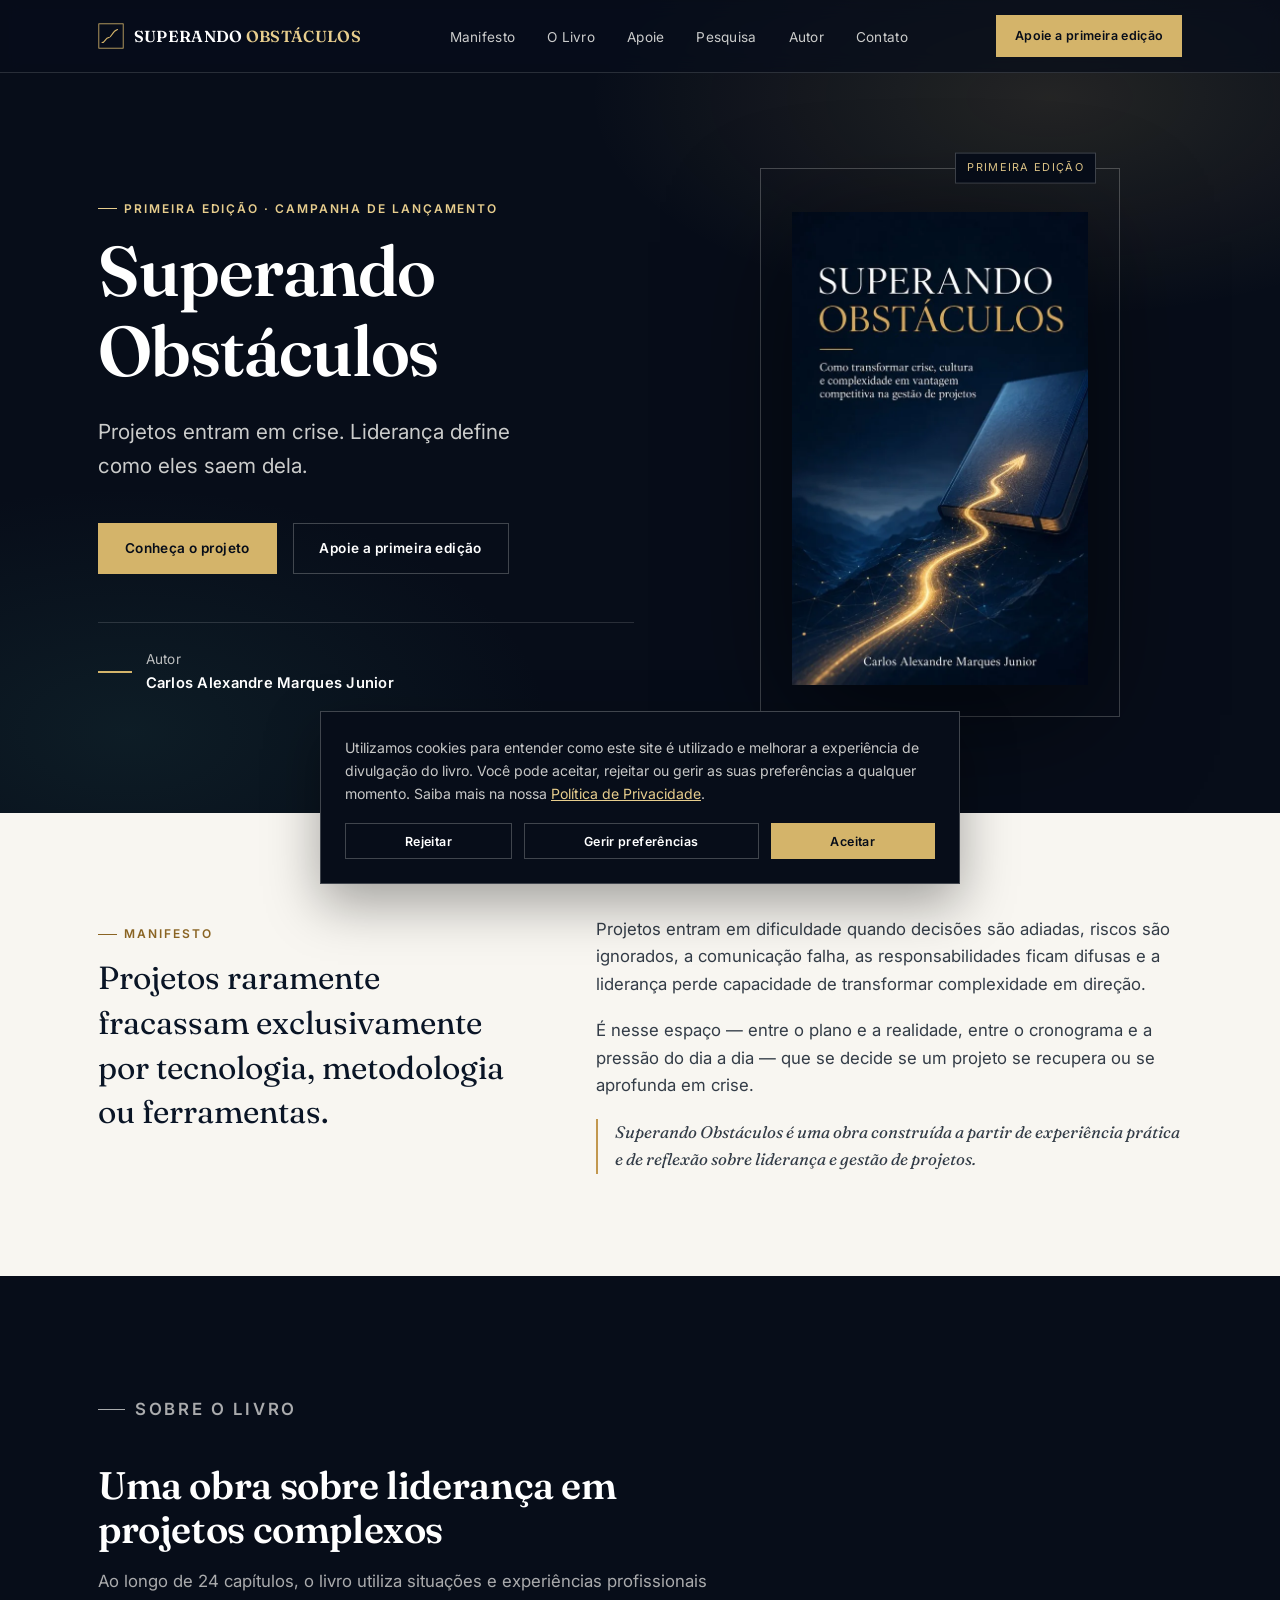
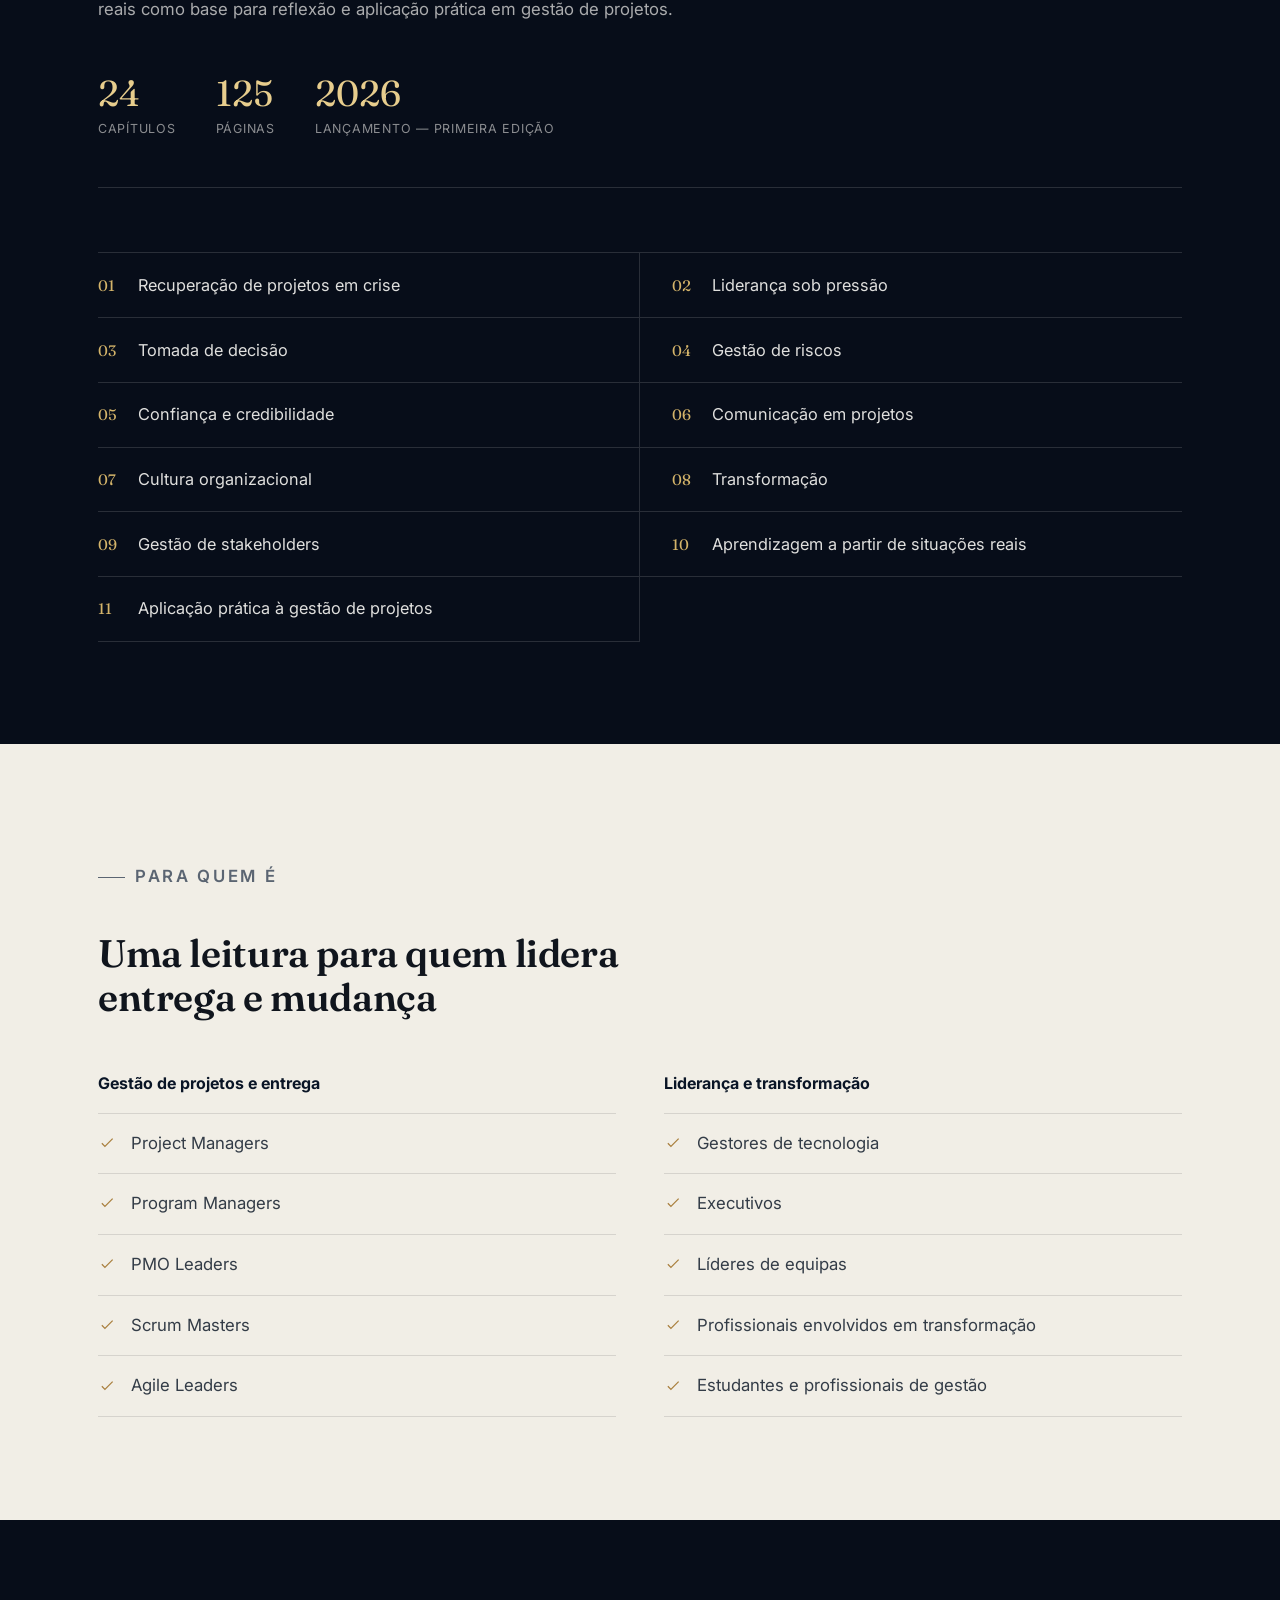
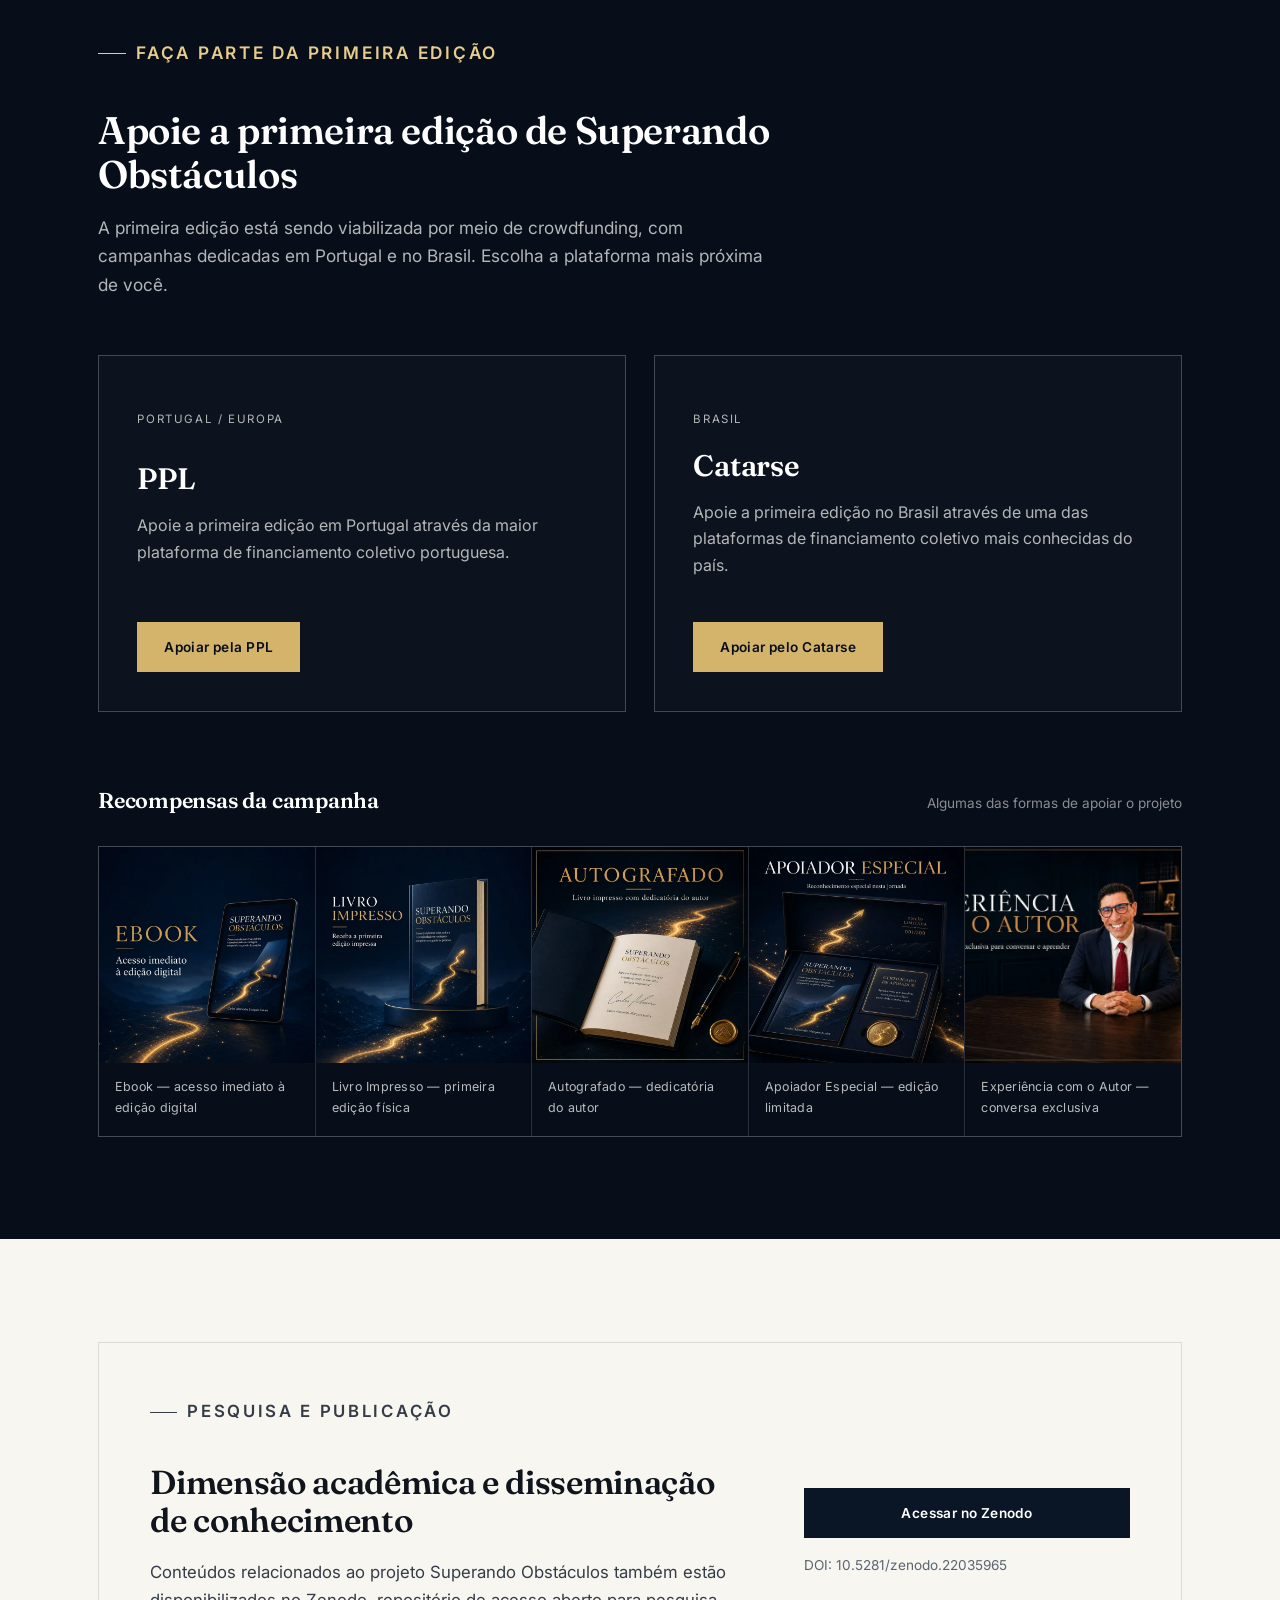
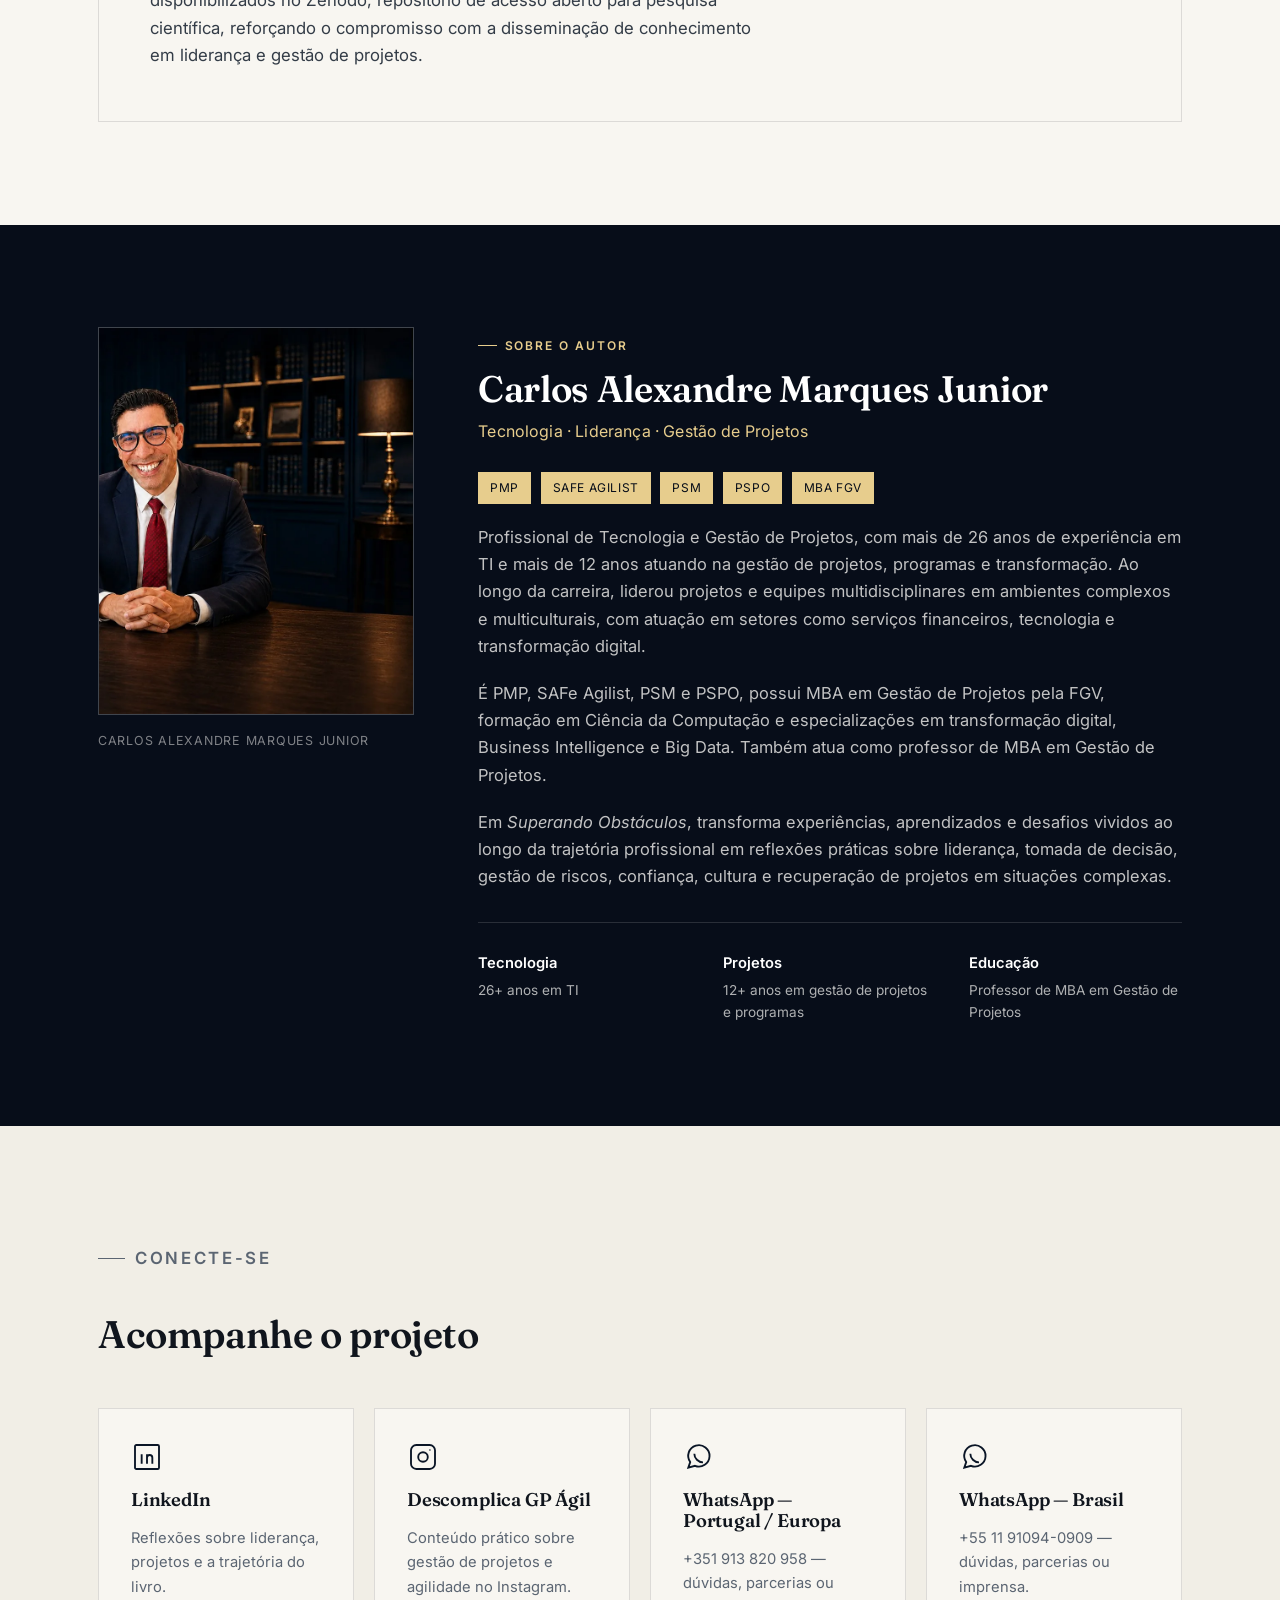
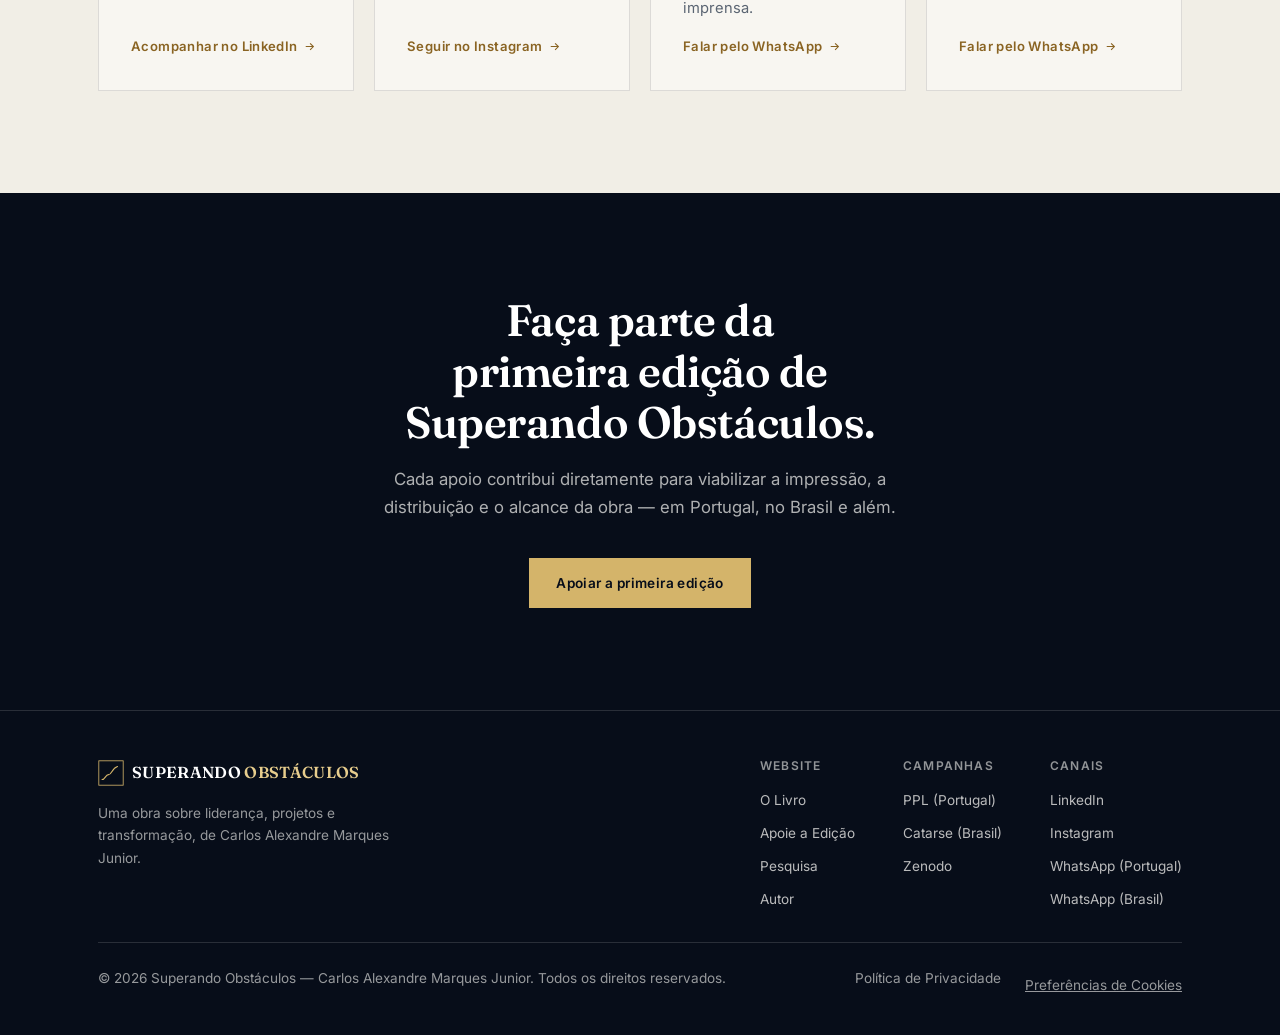
<file: index.html>
<!doctype html>
<html lang="pt-PT">
<head>
<meta charset="UTF-8">
<meta name="viewport" content="width=device-width, initial-scale=1, viewport-fit=cover">
<title>Superando Obstáculos | Liderança e Gestão de Projetos</title>
<meta name="description" content="Superando Obstáculos, de Carlos Alexandre Marques Junior: uma obra sobre liderança, recuperação de projetos em crise e tomada de decisão sob pressão. Conheça o livro e apoie a primeira edição.">
<link rel="canonical" href="https://camjr1985.github.io/superando-obstaculos/">

<!-- Favicons -->
<link rel="icon" href="favicon.ico" sizes="any">
<link rel="icon" href="assets/img/favicon-32x32.png" type="image/png" sizes="32x32">
<link rel="icon" href="assets/img/favicon-16x16.png" type="image/png" sizes="16x16">
<link rel="apple-touch-icon" href="apple-touch-icon.png">
<link rel="manifest" href="site.webmanifest">
<meta name="theme-color" content="#0a1526">

<!-- Open Graph -->
<meta property="og:type" content="website">
<meta property="og:site_name" content="Superando Obstáculos">
<meta property="og:title" content="Superando Obstáculos | Liderança e Gestão de Projetos">
<meta property="og:description" content="Projetos entram em crise. Liderança define como eles saem dela. Conheça o livro de Carlos Alexandre Marques Junior e apoie a primeira edição.">
<meta property="og:url" content="https://camjr1985.github.io/superando-obstaculos/">
<meta property="og:image" content="https://camjr1985.github.io/superando-obstaculos/assets/img/og-image.jpg">
<meta property="og:image:width" content="1200">
<meta property="og:image:height" content="630">
<meta property="og:locale" content="pt_PT">
<meta property="og:locale:alternate" content="pt_BR">

<!-- Twitter / X -->
<meta name="twitter:card" content="summary_large_image">
<meta name="twitter:title" content="Superando Obstáculos | Liderança e Gestão de Projetos">
<meta name="twitter:description" content="Projetos entram em crise. Liderança define como eles saem dela. Conheça o livro e apoie a primeira edição.">
<meta name="twitter:image" content="https://camjr1985.github.io/superando-obstaculos/assets/img/og-image.jpg">

<!-- Fonts -->
<link rel="preconnect" href="https://fonts.googleapis.com">
<link rel="preconnect" href="https://fonts.gstatic.com" crossorigin>
<link href="https://fonts.googleapis.com/css2?family=Fraunces:opsz,wght@9..144,500;9..144,600&family=Inter:wght@400;500;600;700&display=swap" rel="stylesheet">

<link rel="stylesheet" href="assets/css/styles.css">

<!-- JSON-LD: Book -->
<script type="application/ld+json">
{
  "@context": "https://schema.org",
  "@type": "Book",
  "name": "Superando Obstáculos",
  "alternateName": "Como transformar crise, cultura e complexidade em vantagem competitiva na gestão de projetos",
  "author": {
    "@type": "Person",
    "name": "Carlos Alexandre Marques Junior"
  },
  "inLanguage": "pt",
  "about": ["Gestão de projetos", "Liderança", "Recuperação de projetos em crise", "Tomada de decisão", "Gestão de riscos", "Transformação organizacional"],
  "url": "https://camjr1985.github.io/superando-obstaculos/"
}
</script>
<!-- JSON-LD: Person -->
<script type="application/ld+json">
{
  "@context": "https://schema.org",
  "@type": "Person",
  "name": "Carlos Alexandre Marques Junior",
  "jobTitle": "Profissional de Tecnologia e Gestão de Projetos",
  "description": "Profissional de Tecnologia e Gestão de Projetos com mais de 26 anos de experiência em TI e mais de 12 anos em gestão de projetos, programas e transformação. PMP, SAFe Agilist, PSM, PSPO. MBA em Gestão de Projetos pela FGV. Autor de Superando Obstáculos.",
  "alumniOf": "Fundação Getulio Vargas (FGV)",
  "hasCredential": ["PMP", "SAFe Agilist", "PSM", "PSPO"],
  "url": "https://camjr1985.github.io/superando-obstaculos/#autor"
}
</script>
</head>
<body>

<a class="skip-link" href="#conteudo">Saltar para o conteúdo</a>

<!-- ============ HEADER ============ -->
<header class="site-header">
  <div class="container">
    <a class="brand" href="#topo">
      <svg class="brand-mark" viewBox="0 0 32 32" fill="none" aria-hidden="true">
        <rect x="1" y="1" width="30" height="30" stroke="#d4b46a" stroke-width="1"/>
        <path d="M5 24C9 24 9 18 13 18C17 18 17 10 24 8" stroke="#d4b46a" stroke-width="1.4" stroke-linecap="round"/>
      </svg>
      <span class="brand-name">SUPERANDO <b>OBSTÁCULOS</b></span>
    </a>

    <nav class="main-nav" aria-label="Navegação principal">
      <ul>
        <li><a href="#manifesto">Manifesto</a></li>
        <li><a href="#sobre-livro">O Livro</a></li>
        <li><a href="#crowdfunding">Apoie</a></li>
        <li><a href="#pesquisa">Pesquisa</a></li>
        <li><a href="#autor">Autor</a></li>
        <li><a href="#conecte-se">Contato</a></li>
      </ul>
    </nav>

    <a class="btn btn--gold btn--sm header-cta" href="#crowdfunding" data-event="click_support" data-event-label="header">Apoie a primeira edição</a>

    <button class="nav-toggle" aria-expanded="false" aria-controls="mobile-nav" id="navToggle">
      <svg viewBox="0 0 24 24" fill="none" stroke="currentColor" stroke-width="1.6" aria-hidden="true"><path d="M3 6h18M3 12h18M3 18h18"/></svg>
      <span class="visually-hidden">Abrir menu</span>
    </button>
  </div>
</header>

<div class="mobile-nav" id="mobile-nav">
  <div class="container">
    <ul>
      <li><a href="#manifesto">Manifesto</a></li>
      <li><a href="#sobre-livro">O Livro</a></li>
      <li><a href="#para-quem">Para Quem É</a></li>
      <li><a href="#crowdfunding">Apoie a Edição</a></li>
      <li><a href="#pesquisa">Pesquisa</a></li>
      <li><a href="#autor">Autor</a></li>
      <li><a href="#conecte-se">Contato</a></li>
    </ul>
    <a class="btn btn--gold btn--block" href="#crowdfunding" data-event="click_support" data-event-label="mobile_nav">Apoie a primeira edição</a>
  </div>
</div>

<main id="conteudo">

  <!-- ============ HERO ============ -->
  <section class="hero" id="topo">
    <div class="container">
      <div class="hero-copy">
        <p class="eyebrow on-dark">Primeira Edição · Campanha de Lançamento</p>
        <h1>Superando<br>Obstáculos</h1>
        <p class="subhead">Projetos entram em crise. Liderança define como eles saem dela.</p>

        <div class="hero-actions">
          <a class="btn btn--gold" href="#sobre-livro">Conheça o projeto</a>
          <a class="btn btn--outline-dark" href="#crowdfunding" data-event="click_support" data-event-label="hero">Apoie a primeira edição</a>
        </div>

        <div class="hero-author">
          <span class="hero-author-mark" aria-hidden="true"></span>
          <span class="hero-author-name">Autor<strong>Carlos Alexandre Marques Junior</strong></span>
        </div>
      </div>

      <div class="hero-visual">
        <div class="hero-book-frame">
          <span class="hero-edition-tag">Primeira Edição</span>
          <picture>
            <source srcset="assets/img/capa-livro-sm.webp 600w, assets/img/capa-livro.webp 992w" sizes="(min-width: 960px) 360px, 60vw" type="image/webp">
            <img srcset="assets/img/capa-livro-sm.jpg 600w, assets/img/capa-livro.jpg 992w" sizes="(min-width: 960px) 360px, 60vw" src="assets/img/capa-livro.jpg" width="992" height="1586" alt="Capa do livro Superando Obstáculos, de Carlos Alexandre Marques Junior" loading="eager" fetchpriority="high">
          </picture>
        </div>
      </div>
    </div>
  </section>

  <!-- ============ MANIFESTO ============ -->
  <section class="manifesto" id="manifesto">
    <div class="container">
      <div class="manifesto-grid">
        <div>
          <p class="eyebrow">Manifesto</p>
          <p class="manifesto-lead">Projetos raramente fracassam exclusivamente por tecnologia, metodologia ou ferramentas.</p>
        </div>
        <div class="manifesto-body reveal">
          <p>Projetos entram em dificuldade quando decisões são adiadas, riscos são ignorados, a comunicação falha, as responsabilidades ficam difusas e a liderança perde capacidade de transformar complexidade em direção.</p>
          <p>É nesse espaço — entre o plano e a realidade, entre o cronograma e a pressão do dia a dia — que se decide se um projeto se recupera ou se aprofunda em crise.</p>
          <p class="manifesto-signoff">Superando Obstáculos é uma obra construída a partir de experiência prática e de reflexão sobre liderança e gestão de projetos.</p>
        </div>
      </div>
    </div>
  </section>

  <!-- ============ SOBRE O LIVRO ============ -->
  <section class="about-book" id="sobre-livro">
    <div class="container">
      <div class="section-head">
        <p class="eyebrow on-dark">Sobre o Livro</p>
        <h2>Uma obra sobre liderança em projetos complexos</h2>
        <p>Ao longo de 24 capítulos, o livro utiliza situações e experiências profissionais reais como base para reflexão e aplicação prática em gestão de projetos.</p>
      </div>

      <div class="book-meta">
        <div class="book-meta-item"><div class="num">24</div><div class="label">Capítulos</div></div>
        <div class="book-meta-item"><div class="num">125</div><div class="label">Páginas</div></div>
        <div class="book-meta-item"><div class="num">2026</div><div class="label">Lançamento — Primeira Edição</div></div>
      </div>

      <ul class="topics-list">
        <li><span class="idx">01</span>Recuperação de projetos em crise</li>
        <li><span class="idx">02</span>Liderança sob pressão</li>
        <li><span class="idx">03</span>Tomada de decisão</li>
        <li><span class="idx">04</span>Gestão de riscos</li>
        <li><span class="idx">05</span>Confiança e credibilidade</li>
        <li><span class="idx">06</span>Comunicação em projetos</li>
        <li><span class="idx">07</span>Cultura organizacional</li>
        <li><span class="idx">08</span>Transformação</li>
        <li><span class="idx">09</span>Gestão de stakeholders</li>
        <li><span class="idx">10</span>Aprendizagem a partir de situações reais</li>
        <li><span class="idx">11</span>Aplicação prática à gestão de projetos</li>
      </ul>
    </div>
  </section>

  <!-- ============ PARA QUEM É ============ -->
  <section class="audience" id="para-quem">
    <div class="container">
      <div class="section-head">
        <p class="eyebrow">Para Quem É</p>
        <h2>Uma leitura para quem lidera entrega e mudança</h2>
      </div>

      <div class="audience-columns">
        <div>
          <p class="audience-note" style="margin-bottom:1rem"><strong>Gestão de projetos e entrega</strong></p>
          <ul class="audience-list">
            <li><svg viewBox="0 0 24 24" fill="none" stroke="currentColor" stroke-width="1.6" aria-hidden="true"><path d="M5 12l4 4L19 6"/></svg>Project Managers</li>
            <li><svg viewBox="0 0 24 24" fill="none" stroke="currentColor" stroke-width="1.6" aria-hidden="true"><path d="M5 12l4 4L19 6"/></svg>Program Managers</li>
            <li><svg viewBox="0 0 24 24" fill="none" stroke="currentColor" stroke-width="1.6" aria-hidden="true"><path d="M5 12l4 4L19 6"/></svg>PMO Leaders</li>
            <li><svg viewBox="0 0 24 24" fill="none" stroke="currentColor" stroke-width="1.6" aria-hidden="true"><path d="M5 12l4 4L19 6"/></svg>Scrum Masters</li>
            <li><svg viewBox="0 0 24 24" fill="none" stroke="currentColor" stroke-width="1.6" aria-hidden="true"><path d="M5 12l4 4L19 6"/></svg>Agile Leaders</li>
          </ul>
        </div>
        <div>
          <p class="audience-note" style="margin-bottom:1rem"><strong>Liderança e transformação</strong></p>
          <ul class="audience-list">
            <li><svg viewBox="0 0 24 24" fill="none" stroke="currentColor" stroke-width="1.6" aria-hidden="true"><path d="M5 12l4 4L19 6"/></svg>Gestores de tecnologia</li>
            <li><svg viewBox="0 0 24 24" fill="none" stroke="currentColor" stroke-width="1.6" aria-hidden="true"><path d="M5 12l4 4L19 6"/></svg>Executivos</li>
            <li><svg viewBox="0 0 24 24" fill="none" stroke="currentColor" stroke-width="1.6" aria-hidden="true"><path d="M5 12l4 4L19 6"/></svg>Líderes de equipas</li>
            <li><svg viewBox="0 0 24 24" fill="none" stroke="currentColor" stroke-width="1.6" aria-hidden="true"><path d="M5 12l4 4L19 6"/></svg>Profissionais envolvidos em transformação</li>
            <li><svg viewBox="0 0 24 24" fill="none" stroke="currentColor" stroke-width="1.6" aria-hidden="true"><path d="M5 12l4 4L19 6"/></svg>Estudantes e profissionais de gestão</li>
          </ul>
        </div>
      </div>
    </div>
  </section>

  <!-- ============ CROWDFUNDING ============ -->
  <section class="crowdfunding" id="crowdfunding">
    <div class="container">
      <div class="crowdfunding-intro section-head">
        <p class="eyebrow on-dark">Faça Parte da Primeira Edição</p>
        <h2>Apoie a primeira edição de Superando Obstáculos</h2>
        <p>A primeira edição está sendo viabilizada por meio de crowdfunding, com campanhas dedicadas em Portugal e no Brasil. Escolha a plataforma mais próxima de você.</p>
      </div>

      <div class="pledge-grid">
        <article class="pledge-card">
          <p class="pledge-region">Portugal / Europa</p>
          <h3 class="pledge-platform">PPL</h3>
          <p>Apoie a primeira edição em Portugal através da maior plataforma de financiamento coletivo portuguesa.</p>
          <a class="btn btn--gold" data-link="ppl" href="https://ppl.pt/SuperandoObstaculos" target="_blank" rel="noopener" data-event="click_ppl">Apoiar pela PPL</a>
        </article>

        <article class="pledge-card">
          <p class="pledge-region">Brasil</p>
          <h3 class="pledge-platform">Catarse</h3>
          <p>Apoie a primeira edição no Brasil através de uma das plataformas de financiamento coletivo mais conhecidas do país.</p>
          <a class="btn btn--gold" data-link="catarse" href="https://www.catarse.com.br/superando-obsta" target="_blank" rel="noopener" data-event="click_catarse">Apoiar pelo Catarse</a>
        </article>
      </div>

      <div class="rewards-head">
        <h3>Recompensas da campanha</h3>
        <span>Algumas das formas de apoiar o projeto</span>
      </div>
      <div class="rewards-strip">
        <div class="reward-item">
          <figure>
            <picture>
              <source srcset="assets/img/recompensa-ebook.webp" type="image/webp">
              <img src="assets/img/recompensa-ebook.jpg" alt="Recompensa: Ebook — acesso imediato à edição digital" loading="lazy" width="800" height="800">
            </picture>
          </figure>
          <figcaption>Ebook — acesso imediato à edição digital</figcaption>
        </div>
        <div class="reward-item">
          <figure>
            <picture>
              <source srcset="assets/img/recompensa-livro-impresso.webp" type="image/webp">
              <img src="assets/img/recompensa-livro-impresso.jpg" alt="Recompensa: Livro impresso — primeira edição física" loading="lazy" width="800" height="800">
            </picture>
          </figure>
          <figcaption>Livro Impresso — primeira edição física</figcaption>
        </div>
        <div class="reward-item">
          <figure>
            <picture>
              <source srcset="assets/img/recompensa-autografado.webp" type="image/webp">
              <img src="assets/img/recompensa-autografado.jpg" alt="Recompensa: Livro autografado com dedicatória do autor" loading="lazy" width="800" height="800">
            </picture>
          </figure>
          <figcaption>Autografado — dedicatória do autor</figcaption>
        </div>
        <div class="reward-item">
          <figure>
            <picture>
              <source srcset="assets/img/recompensa-apoiador-especial.webp" type="image/webp">
              <img src="assets/img/recompensa-apoiador-especial.jpg" alt="Recompensa: Apoiador especial — edição limitada numerada" loading="lazy" width="800" height="800">
            </picture>
          </figure>
          <figcaption>Apoiador Especial — edição limitada</figcaption>
        </div>
        <div class="reward-item">
          <figure>
            <picture>
              <source srcset="assets/img/recompensa-experiencia-autor.webp" type="image/webp">
              <img src="assets/img/recompensa-experiencia-autor.jpg" alt="Recompensa: Experiência com o autor — conversa exclusiva" loading="lazy" width="900" height="507">
            </picture>
          </figure>
          <figcaption>Experiência com o Autor — conversa exclusiva</figcaption>
        </div>
      </div>
    </div>
  </section>

  <!-- ============ PESQUISA E PUBLICAÇÃO ============ -->
  <section class="research" id="pesquisa">
    <div class="container">
      <div class="research-panel">
        <div class="research-copy">
          <p class="eyebrow">Pesquisa e Publicação</p>
          <h2 style="font-size:clamp(1.6rem,2.6vw,2.1rem); margin-top:.6em;">Dimensão acadêmica e disseminação de conhecimento</h2>
          <p style="margin-top:1.25rem;">Conteúdos relacionados ao projeto Superando Obstáculos também estão disponibilizados no Zenodo, repositório de acesso aberto para pesquisa científica, reforçando o compromisso com a disseminação de conhecimento em liderança e gestão de projetos.</p>
        </div>
        <div class="research-actions">
          <a class="btn btn--navy btn--block" href="https://doi.org/10.5281/zenodo.22035965" target="_blank" rel="noopener" data-event="click_zenodo">Acessar no Zenodo</a>
          <p class="research-doi">DOI: 10.5281/zenodo.22035965</p>
        </div>
      </div>
    </div>
  </section>

  <!-- ============ SOBRE O AUTOR ============ -->
  <section class="author" id="autor">
    <div class="container">
      <div class="author-grid">
        <div class="author-portrait">
          <picture>
            <source srcset="assets/img/autor-carlos.webp" type="image/webp">
            <img src="assets/img/autor-carlos.jpg" width="744" height="914" alt="Retrato profissional de Carlos Alexandre Marques Junior" loading="lazy">
          </picture>
          <p class="author-portrait-tag">Carlos Alexandre Marques Junior</p>
        </div>

        <div class="author-copy">
          <p class="eyebrow on-dark">Sobre o Autor</p>
          <h2 class="author-name">Carlos Alexandre Marques Junior</h2>
          <p class="author-role">Tecnologia · Liderança · Gestão de Projetos</p>

          <ul class="author-credentials" aria-label="Certificações">
            <li>PMP</li>
            <li>SAFe Agilist</li>
            <li>PSM</li>
            <li>PSPO</li>
            <li>MBA FGV</li>
          </ul>

          <div class="author-bio">
            <p>Profissional de Tecnologia e Gestão de Projetos, com mais de 26 anos de experiência em TI e mais de 12 anos atuando na gestão de projetos, programas e transformação. Ao longo da carreira, liderou projetos e equipes multidisciplinares em ambientes complexos e multiculturais, com atuação em setores como serviços financeiros, tecnologia e transformação digital.</p>
            <p>É PMP, SAFe Agilist, PSM e PSPO, possui MBA em Gestão de Projetos pela FGV, formação em Ciência da Computação e especializações em transformação digital, Business Intelligence e Big Data. Também atua como professor de MBA em Gestão de Projetos.</p>
            <p>Em <em>Superando Obstáculos</em>, transforma experiências, aprendizados e desafios vividos ao longo da trajetória profissional em reflexões práticas sobre liderança, tomada de decisão, gestão de riscos, confiança, cultura e recuperação de projetos em situações complexas.</p>
          </div>

          <ul class="author-pillars">
            <li><b>Tecnologia</b>26+ anos em TI</li>
            <li><b>Projetos</b>12+ anos em gestão de projetos e programas</li>
            <li><b>Educação</b>Professor de MBA em Gestão de Projetos</li>
          </ul>
        </div>
      </div>
    </div>
  </section>

  <!-- ============ CONECTE-SE ============ -->
  <section class="connect" id="conecte-se">
    <div class="container">
      <div class="section-head">
        <p class="eyebrow">Conecte-se</p>
        <h2>Acompanhe o projeto</h2>
      </div>

      <div class="connect-grid">
        <a class="connect-card" data-link="linkedin" href="https://www.linkedin.com/in/carlos-alexandre-marques-junior/" target="_blank" rel="noopener" data-event="click_linkedin">
          <svg class="connect-icon" viewBox="0 0 24 24" fill="none" stroke="currentColor" stroke-width="1.4" aria-hidden="true"><rect x="3" y="3" width="18" height="18" rx="1"/><path d="M8 10v7M8 7.5v.01M12 17v-4.5a2 2 0 0 1 4 0V17M12 17v-7"/></svg>
          <h3>LinkedIn</h3>
          <p>Reflexões sobre liderança, projetos e a trajetória do livro.</p>
          <span class="connect-cta">Acompanhar no LinkedIn <svg viewBox="0 0 24 24" fill="none" stroke="currentColor" stroke-width="2" aria-hidden="true"><path d="M5 12h14M13 6l6 6-6 6"/></svg></span>
        </a>

        <a class="connect-card" data-link="instagram" href="https://www.instagram.com/descomplicagpagil/" target="_blank" rel="noopener" data-event="click_instagram">
          <svg class="connect-icon" viewBox="0 0 24 24" fill="none" stroke="currentColor" stroke-width="1.4" aria-hidden="true"><rect x="3" y="3" width="18" height="18" rx="4"/><circle cx="12" cy="12" r="3.6"/><circle cx="17.2" cy="6.8" r="0.6" fill="currentColor" stroke="none"/></svg>
          <h3>Descomplica GP Ágil</h3>
          <p>Conteúdo prático sobre gestão de projetos e agilidade no Instagram.</p>
          <span class="connect-cta">Seguir no Instagram <svg viewBox="0 0 24 24" fill="none" stroke="currentColor" stroke-width="2" aria-hidden="true"><path d="M5 12h14M13 6l6 6-6 6"/></svg></span>
        </a>

        <a class="connect-card" data-link="whatsappPortugal" href="https://wa.me/351913820958?text=Ol%C3%A1!%20Conheci%20o%20projeto%20Superando%20Obst%C3%A1culos%20e%20gostaria%20de%20saber%20mais%20sobre%20o%20livro." target="_blank" rel="noopener" data-event="click_whatsapp" data-whatsapp-region="portugal" data-event-label="whatsapp_portugal">
          <svg class="connect-icon" viewBox="0 0 24 24" fill="none" stroke="currentColor" stroke-width="1.4" aria-hidden="true"><path d="M4 20l1.4-4.2A8 8 0 1 1 9 18.6L4 20Z"/><path d="M8.5 9.5c0 3.5 3 6.5 6.5 6.5"/></svg>
          <h3>WhatsApp — Portugal / Europa</h3>
          <p>+351 913 820 958 — dúvidas, parcerias ou imprensa.</p>
          <span class="connect-cta">Falar pelo WhatsApp <svg viewBox="0 0 24 24" fill="none" stroke="currentColor" stroke-width="2" aria-hidden="true"><path d="M5 12h14M13 6l6 6-6 6"/></svg></span>
        </a>

        <a class="connect-card" data-link="whatsappBrasil" href="https://wa.me/5511910940909?text=Ol%C3%A1!%20Conheci%20o%20projeto%20Superando%20Obst%C3%A1culos%20e%20gostaria%20de%20saber%20mais%20sobre%20o%20livro." target="_blank" rel="noopener" data-event="click_whatsapp" data-whatsapp-region="brasil" data-event-label="whatsapp_brasil">
          <svg class="connect-icon" viewBox="0 0 24 24" fill="none" stroke="currentColor" stroke-width="1.4" aria-hidden="true"><path d="M4 20l1.4-4.2A8 8 0 1 1 9 18.6L4 20Z"/><path d="M8.5 9.5c0 3.5 3 6.5 6.5 6.5"/></svg>
          <h3>WhatsApp — Brasil</h3>
          <p>+55 11 91094-0909 — dúvidas, parcerias ou imprensa.</p>
          <span class="connect-cta">Falar pelo WhatsApp <svg viewBox="0 0 24 24" fill="none" stroke="currentColor" stroke-width="2" aria-hidden="true"><path d="M5 12h14M13 6l6 6-6 6"/></svg></span>
        </a>
      </div>
    </div>
  </section>

  <!-- ============ FINAL CTA ============ -->
  <section class="final-cta">
    <div class="container">
      <h2>Faça parte da primeira edição de Superando Obstáculos.</h2>
      <p>Cada apoio contribui diretamente para viabilizar a impressão, a distribuição e o alcance da obra — em Portugal, no Brasil e além.</p>
      <div class="hero-actions">
        <a class="btn btn--gold" href="#crowdfunding" data-event="click_support" data-event-label="final_cta">Apoiar a primeira edição</a>
      </div>
    </div>
  </section>

</main>

<!-- ============ FOOTER ============ -->
<footer class="site-footer">
  <div class="container">
    <div class="footer-top">
      <div class="footer-brand">
        <a class="brand" href="#topo">
          <svg class="brand-mark" viewBox="0 0 32 32" fill="none" aria-hidden="true">
            <rect x="1" y="1" width="30" height="30" stroke="#d4b46a" stroke-width="1"/>
            <path d="M5 24C9 24 9 18 13 18C17 18 17 10 24 8" stroke="#d4b46a" stroke-width="1.4" stroke-linecap="round"/>
          </svg>
          <span class="brand-name">SUPERANDO <b>OBSTÁCULOS</b></span>
        </a>
        <p>Uma obra sobre liderança, projetos e transformação, de Carlos Alexandre Marques Junior.</p>
      </div>

      <div class="footer-cols">
        <div class="footer-col">
          <h3>Website</h3>
          <ul>
            <li><a href="#sobre-livro">O Livro</a></li>
            <li><a href="#crowdfunding">Apoie a Edição</a></li>
            <li><a href="#pesquisa">Pesquisa</a></li>
            <li><a href="#autor">Autor</a></li>
          </ul>
        </div>
        <div class="footer-col">
          <h3>Campanhas</h3>
          <ul>
            <li><a data-link="ppl" href="https://ppl.pt/SuperandoObstaculos" target="_blank" rel="noopener" data-event="click_ppl">PPL (Portugal)</a></li>
            <li><a data-link="catarse" href="https://www.catarse.com.br/superando-obsta" target="_blank" rel="noopener" data-event="click_catarse">Catarse (Brasil)</a></li>
            <li><a href="https://doi.org/10.5281/zenodo.22035965" target="_blank" rel="noopener" data-event="click_zenodo">Zenodo</a></li>
          </ul>
        </div>
        <div class="footer-col">
          <h3>Canais</h3>
          <ul>
            <li><a data-link="linkedin" href="https://www.linkedin.com/in/carlos-alexandre-marques-junior/" target="_blank" rel="noopener" data-event="click_linkedin">LinkedIn</a></li>
            <li><a data-link="instagram" href="https://www.instagram.com/descomplicagpagil/" target="_blank" rel="noopener" data-event="click_instagram">Instagram</a></li>
            <li><a data-link="whatsappPortugal" href="https://wa.me/351913820958?text=Ol%C3%A1!%20Conheci%20o%20projeto%20Superando%20Obst%C3%A1culos%20e%20gostaria%20de%20saber%20mais%20sobre%20o%20livro." target="_blank" rel="noopener" data-event="click_whatsapp" data-whatsapp-region="portugal" data-event-label="whatsapp_portugal_footer">WhatsApp (Portugal)</a></li>
            <li><a data-link="whatsappBrasil" href="https://wa.me/5511910940909?text=Ol%C3%A1!%20Conheci%20o%20projeto%20Superando%20Obst%C3%A1culos%20e%20gostaria%20de%20saber%20mais%20sobre%20o%20livro." target="_blank" rel="noopener" data-event="click_whatsapp" data-whatsapp-region="brasil" data-event-label="whatsapp_brasil_footer">WhatsApp (Brasil)</a></li>
          </ul>
        </div>
      </div>
    </div>

    <div class="footer-bottom">
      <p>© <span id="year">2026</span> Superando Obstáculos — Carlos Alexandre Marques Junior. Todos os direitos reservados.</p>
      <div class="footer-legal">
        <a href="privacidade.html">Política de Privacidade</a>
        <button class="cookie-settings-trigger" id="openCookieSettingsFooter" type="button">Preferências de Cookies</button>
      </div>
    </div>
  </div>
</footer>

<!-- ============ COOKIE CONSENT (RGPD/GDPR) ============ -->
<div class="consent-banner" id="consentBanner" role="dialog" aria-live="polite" aria-label="Aviso de cookies" hidden>
  <p>Utilizamos cookies para entender como este site é utilizado e melhorar a experiência de divulgação do livro. Você pode aceitar, rejeitar ou gerir as suas preferências a qualquer momento. Saiba mais na nossa <a href="privacidade.html">Política de Privacidade</a>.</p>
  <div class="consent-actions">
    <button class="btn btn--outline-dark btn--sm" id="btnRejectCookies" type="button">Rejeitar</button>
    <button class="btn btn--outline-dark btn--sm" id="btnManageCookies" type="button">Gerir preferências</button>
    <button class="btn btn--gold btn--sm" id="btnAcceptCookies" type="button">Aceitar</button>
  </div>
</div>

<div class="consent-modal-backdrop" id="consentModalBackdrop" hidden>
  <div class="consent-modal" role="dialog" aria-modal="true" aria-labelledby="consentModalTitle">
    <h2 id="consentModalTitle">Preferências de cookies</h2>
    <p>Escolha quais categorias de cookies deseja permitir. Cookies estritamente necessários estão sempre ativos porque garantem o funcionamento básico do site.</p>

    <div class="consent-option">
      <div>
        <h3>Estritamente necessários</h3>
        <p>Necessários para o funcionamento do site (ex: preferências de cookies).</p>
      </div>
      <label class="switch">
        <input type="checkbox" checked disabled aria-label="Cookies estritamente necessários (sempre ativos)">
        <span class="slider" aria-hidden="true"></span>
      </label>
    </div>

    <div class="consent-option">
      <div>
        <h3>Analíticos (Google Analytics)</h3>
        <p>Ajudam a entender a origem dos visitantes e o desempenho das campanhas de divulgação.</p>
      </div>
      <label class="switch">
        <input type="checkbox" id="analyticsToggle" aria-label="Cookies analíticos">
        <span class="slider" aria-hidden="true"></span>
      </label>
    </div>

    <div class="consent-modal-actions">
      <button class="btn btn--outline-light" id="btnRejectAllModal" type="button">Rejeitar tudo</button>
      <button class="btn btn--navy" id="btnSavePreferences" type="button">Guardar preferências</button>
    </div>
  </div>
</div>

<script src="assets/js/analytics.js"></script>
<script src="assets/js/main.js"></script>
</body>
</html>
</file>
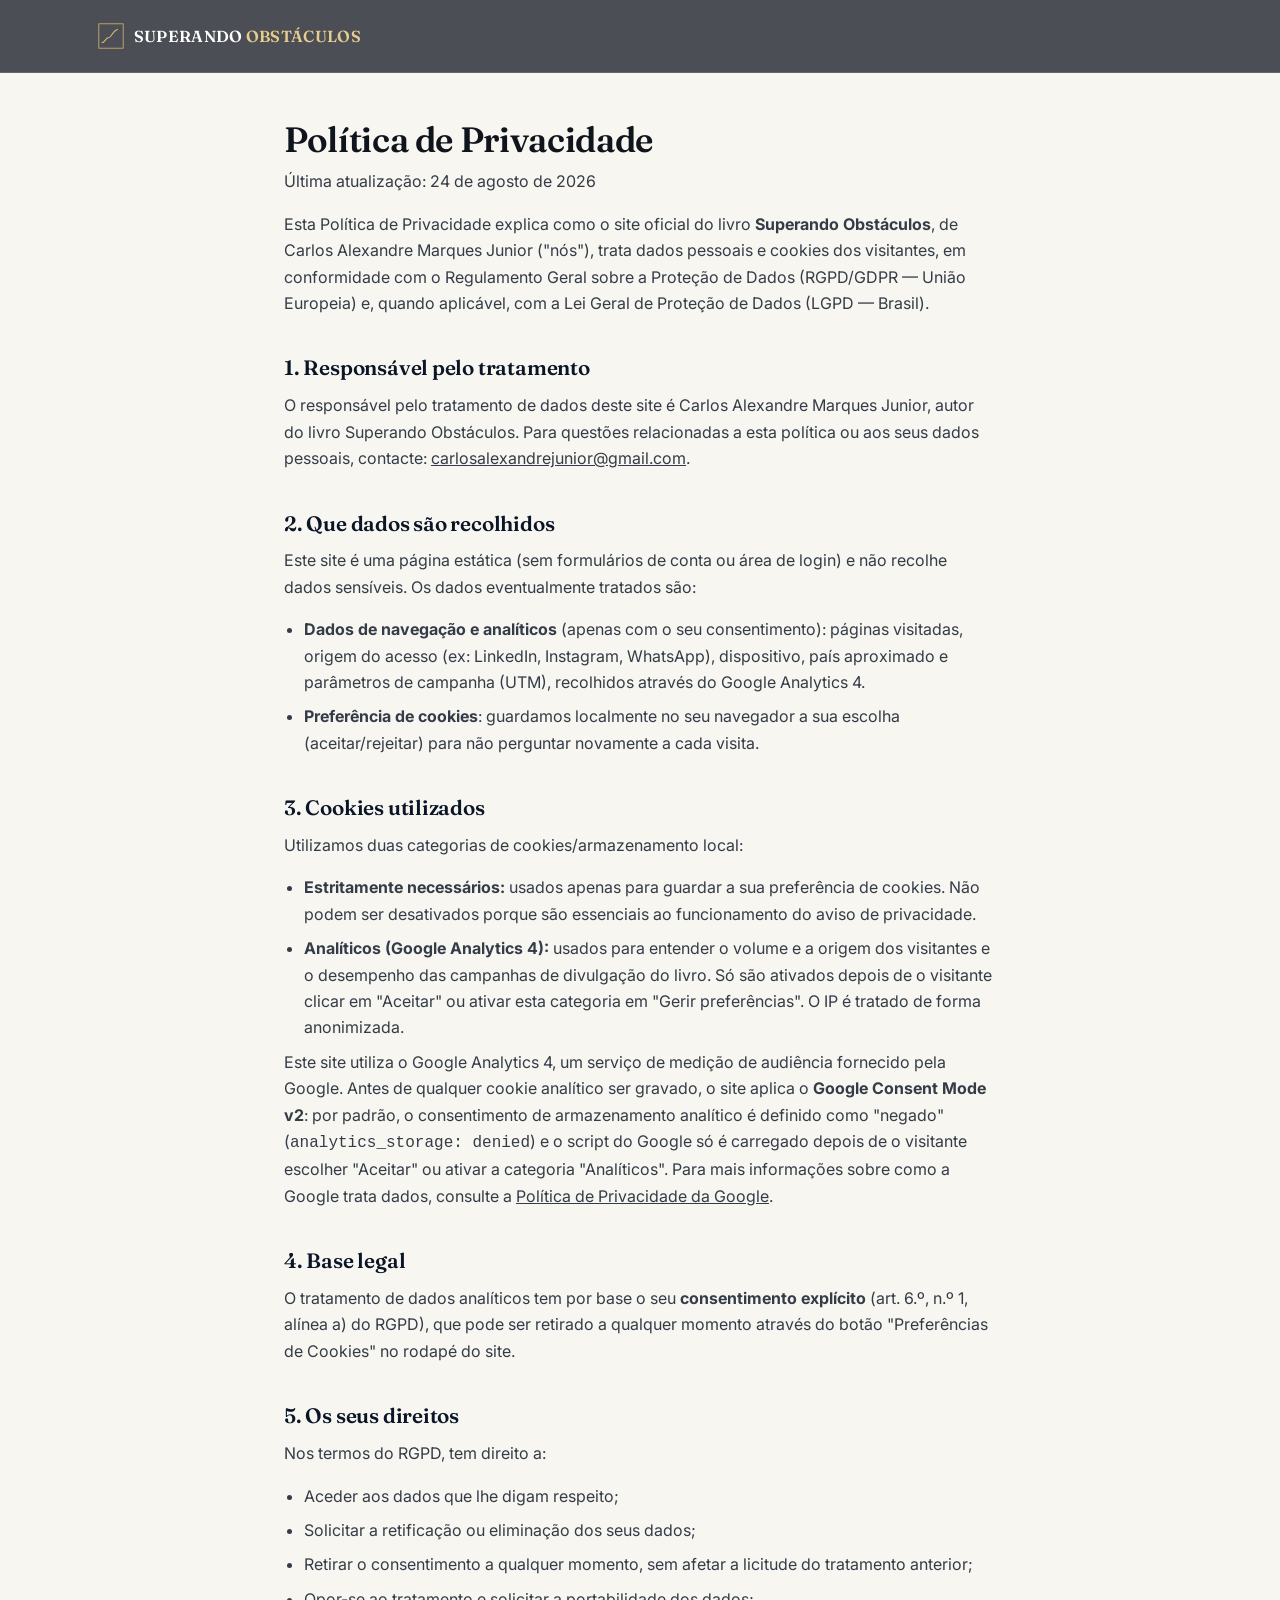
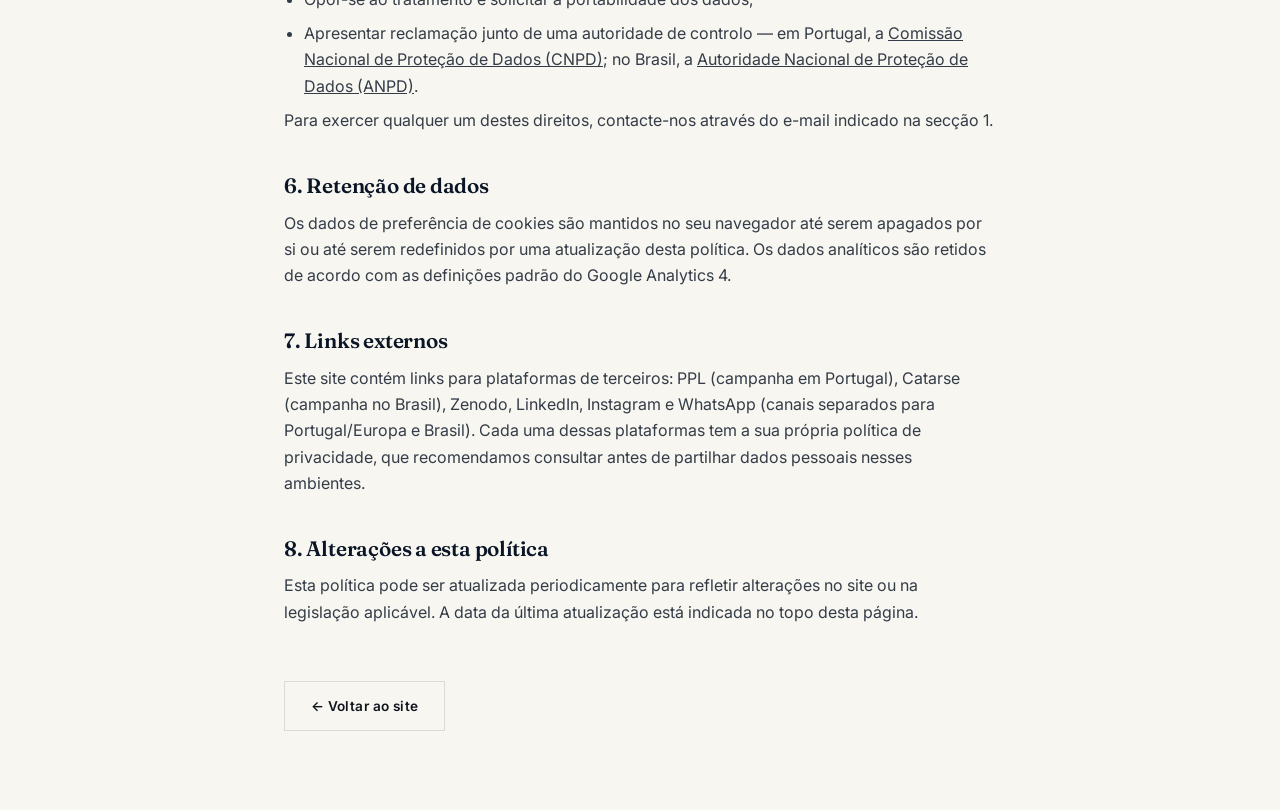
<file: privacidade.html>
<!doctype html>
<html lang="pt-PT">
<head>
<meta charset="UTF-8">
<meta name="viewport" content="width=device-width, initial-scale=1">
<title>Política de Privacidade | Superando Obstáculos</title>
<meta name="description" content="Política de privacidade e uso de cookies do site oficial do livro Superando Obstáculos, de Carlos Alexandre Marques Junior.">
<meta name="robots" content="noindex, follow">
<link rel="canonical" href="https://camjr1985.github.io/superando-obstaculos/privacidade.html">
<link rel="icon" href="favicon.ico" sizes="any">
<link rel="apple-touch-icon" href="apple-touch-icon.png">
<link rel="preconnect" href="https://fonts.googleapis.com">
<link rel="preconnect" href="https://fonts.gstatic.com" crossorigin>
<link href="https://fonts.googleapis.com/css2?family=Fraunces:opsz,wght@9..144,500;9..144,600&family=Inter:wght@400;500;600;700&display=swap" rel="stylesheet">
<link rel="stylesheet" href="assets/css/styles.css">
</head>
<body>

<header class="site-header">
  <div class="container">
    <a class="brand" href="index.html">
      <svg class="brand-mark" viewBox="0 0 32 32" fill="none" aria-hidden="true">
        <rect x="1" y="1" width="30" height="30" stroke="#d4b46a" stroke-width="1"/>
        <path d="M5 24C9 24 9 18 13 18C17 18 17 10 24 8" stroke="#d4b46a" stroke-width="1.4" stroke-linecap="round"/>
      </svg>
      <span class="brand-name">SUPERANDO <b>OBSTÁCULOS</b></span>
    </a>
  </div>
</header>

<main class="legal-page">
  <div class="legal-content">
    <h1>Política de Privacidade</h1>
    <p class="legal-updated">Última atualização: 24 de agosto de 2026</p>

    <p>Esta Política de Privacidade explica como o site oficial do livro <strong>Superando Obstáculos</strong>, de Carlos Alexandre Marques Junior ("nós"), trata dados pessoais e cookies dos visitantes, em conformidade com o Regulamento Geral sobre a Proteção de Dados (RGPD/GDPR — União Europeia) e, quando aplicável, com a Lei Geral de Proteção de Dados (LGPD — Brasil).</p>

    <h2>1. Responsável pelo tratamento</h2>
    <p>O responsável pelo tratamento de dados deste site é Carlos Alexandre Marques Junior, autor do livro Superando Obstáculos. Para questões relacionadas a esta política ou aos seus dados pessoais, contacte: <a href="mailto:carlosalexandrejunior@gmail.com">carlosalexandrejunior@gmail.com</a>.</p>

    <h2>2. Que dados são recolhidos</h2>
    <p>Este site é uma página estática (sem formulários de conta ou área de login) e não recolhe dados sensíveis. Os dados eventualmente tratados são:</p>
    <ul>
      <li><strong>Dados de navegação e analíticos</strong> (apenas com o seu consentimento): páginas visitadas, origem do acesso (ex: LinkedIn, Instagram, WhatsApp), dispositivo, país aproximado e parâmetros de campanha (UTM), recolhidos através do Google Analytics 4.</li>
      <li><strong>Preferência de cookies</strong>: guardamos localmente no seu navegador a sua escolha (aceitar/rejeitar) para não perguntar novamente a cada visita.</li>
    </ul>

    <h2>3. Cookies utilizados</h2>
    <p>Utilizamos duas categorias de cookies/armazenamento local:</p>
    <ul>
      <li><strong>Estritamente necessários:</strong> usados apenas para guardar a sua preferência de cookies. Não podem ser desativados porque são essenciais ao funcionamento do aviso de privacidade.</li>
      <li><strong>Analíticos (Google Analytics 4):</strong> usados para entender o volume e a origem dos visitantes e o desempenho das campanhas de divulgação do livro. Só são ativados depois de o visitante clicar em "Aceitar" ou ativar esta categoria em "Gerir preferências". O IP é tratado de forma anonimizada.</li>
    </ul>
    <p>Este site utiliza o Google Analytics 4, um serviço de medição de audiência fornecido pela Google. Antes de qualquer cookie analítico ser gravado, o site aplica o <strong>Google Consent Mode v2</strong>: por padrão, o consentimento de armazenamento analítico é definido como "negado" (<code>analytics_storage: denied</code>) e o script do Google só é carregado depois de o visitante escolher "Aceitar" ou ativar a categoria "Analíticos". Para mais informações sobre como a Google trata dados, consulte a <a href="https://policies.google.com/privacy" target="_blank" rel="noopener">Política de Privacidade da Google</a>.</p>

    <h2>4. Base legal</h2>
    <p>O tratamento de dados analíticos tem por base o seu <strong>consentimento explícito</strong> (art. 6.º, n.º 1, alínea a) do RGPD), que pode ser retirado a qualquer momento através do botão "Preferências de Cookies" no rodapé do site.</p>

    <h2>5. Os seus direitos</h2>
    <p>Nos termos do RGPD, tem direito a:</p>
    <ul>
      <li>Aceder aos dados que lhe digam respeito;</li>
      <li>Solicitar a retificação ou eliminação dos seus dados;</li>
      <li>Retirar o consentimento a qualquer momento, sem afetar a licitude do tratamento anterior;</li>
      <li>Opor-se ao tratamento e solicitar a portabilidade dos dados;</li>
      <li>Apresentar reclamação junto de uma autoridade de controlo — em Portugal, a <a href="https://www.cnpd.pt" target="_blank" rel="noopener">Comissão Nacional de Proteção de Dados (CNPD)</a>; no Brasil, a <a href="https://www.gov.br/anpd/" target="_blank" rel="noopener">Autoridade Nacional de Proteção de Dados (ANPD)</a>.</li>
    </ul>
    <p>Para exercer qualquer um destes direitos, contacte-nos através do e-mail indicado na secção 1.</p>

    <h2>6. Retenção de dados</h2>
    <p>Os dados de preferência de cookies são mantidos no seu navegador até serem apagados por si ou até serem redefinidos por uma atualização desta política. Os dados analíticos são retidos de acordo com as definições padrão do Google Analytics 4.</p>

    <h2>7. Links externos</h2>
    <p>Este site contém links para plataformas de terceiros: PPL (campanha em Portugal), Catarse (campanha no Brasil), Zenodo, LinkedIn, Instagram e WhatsApp (canais separados para Portugal/Europa e Brasil). Cada uma dessas plataformas tem a sua própria política de privacidade, que recomendamos consultar antes de partilhar dados pessoais nesses ambientes.</p>

    <h2>8. Alterações a esta política</h2>
    <p>Esta política pode ser atualizada periodicamente para refletir alterações no site ou na legislação aplicável. A data da última atualização está indicada no topo desta página.</p>

    <a class="btn btn--outline-light legal-back" href="index.html">← Voltar ao site</a>
  </div>
</main>

</body>
</html>
</file>
<file: assets/css/styles.css>
/* ==========================================================================
   Superando Obstáculos — Design System
   Navy / Dourado / Teal — estética editorial de consultoria estratégica
   ========================================================================== */

:root{
  --navy-950:#070d19;
  --navy-900:#0a1526;
  --navy-800:#0f2038;
  --navy-700:#152b48;
  --navy-600:#1c3a5e;
  --line-on-navy: rgba(247,246,243,.14);
  --line-on-navy-strong: rgba(247,246,243,.24);

  --paper:#f8f6f1;
  --paper-2:#f1eee6;
  --ink-900:#10151d;
  --ink-700:#333c47;
  --ink-500:#5b6572;
  --line-on-paper: rgba(16,21,29,.12);

  --gold-300:#e7cd8d;
  --gold-400:#d4b46a;
  --gold-500:#c2984f;
  --gold-600:#a97f3d;
  --gold-700:#8a6423; /* AA-contrast gold for text on light backgrounds */

  --teal-500:#2f6f6a;
  --teal-400:#3f8c85;

  --white:#ffffff;

  --font-display: 'Fraunces', 'Iowan Old Style', 'Georgia', serif;
  --font-body: 'Inter', -apple-system, BlinkMacSystemFont, 'Segoe UI', sans-serif;

  --container: 1180px;
  --container-narrow: 780px;
  --gutter: clamp(1.25rem, 4vw, 3rem);

  --radius: 2px;
  --ease: cubic-bezier(.4,0,.2,1);
}

*, *::before, *::after{ box-sizing:border-box; }
html{ scroll-behavior:smooth; }
@media (prefers-reduced-motion: reduce){
  html{ scroll-behavior:auto; }
  *, *::before, *::after{ animation-duration:.001ms !important; animation-iteration-count:1 !important; transition-duration:.001ms !important; scroll-behavior:auto !important; }
}

body{
  margin:0;
  background:var(--paper);
  color:var(--ink-900);
  font-family:var(--font-body);
  font-size:16px;
  line-height:1.65;
  -webkit-font-smoothing:antialiased;
  text-rendering:optimizeLegibility;
}

img{ max-width:100%; display:block; height:auto; }
a{ color:inherit; }
h1,h2,h3,h4{ font-family:var(--font-display); font-weight:600; line-height:1.15; margin:0; letter-spacing:-.01em; }
p{ margin:0 0 1em; }
p:last-child{ margin-bottom:0; }
ul{ margin:0; padding:0; }
button{ font-family:inherit; }

.container{ max-width:var(--container); margin:0 auto; padding:0 var(--gutter); }
.container--narrow{ max-width:var(--container-narrow); }

.visually-hidden{
  position:absolute; width:1px; height:1px; padding:0; margin:-1px;
  overflow:hidden; clip:rect(0,0,0,0); white-space:nowrap; border:0;
}

.skip-link{
  position:absolute; left:1rem; top:-3rem; background:var(--navy-900); color:var(--white);
  padding:.75rem 1.25rem; z-index:1000; transition:top .2s var(--ease); font-size:.9rem;
}
.skip-link:focus{ top:1rem; }

:focus-visible{ outline:2px solid var(--gold-400); outline-offset:3px; }

/* ---------- Eyebrow / kicker ---------- */
.eyebrow{
  display:inline-flex; align-items:center; gap:.6em;
  font-family:var(--font-body); font-size:.75rem; font-weight:600;
  letter-spacing:.16em; text-transform:uppercase; color:var(--gold-700);
}
.eyebrow::before{ content:""; width:1.6em; height:1px; background:currentColor; display:block; }
.eyebrow.on-dark{ color:var(--gold-300); }

.section-head{ max-width:640px; margin-bottom:clamp(2rem,4vw,3.25rem); }
.section-head h2{ font-size:clamp(1.75rem,3vw,2.5rem); margin-top:.6em; }
.section-head p{ margin-top:1em; color:var(--ink-500); font-size:1.05rem; }

.rule{ width:56px; height:2px; background:var(--gold-500); border:0; margin:1.25em 0; }
.rule.on-dark{ background:var(--gold-400); }

section{ padding:clamp(3.5rem,8vw,7rem) 0; scroll-margin-top:88px; }
#topo{ scroll-margin-top:0; }

/* ---------- Header ---------- */
.site-header{
  position:fixed; inset:0 0 auto 0; z-index:500;
  background:rgba(7,13,25,.72);
  backdrop-filter:saturate(140%) blur(10px);
  -webkit-backdrop-filter:saturate(140%) blur(10px);
  border-bottom:1px solid var(--line-on-navy);
  transition:background .3s var(--ease);
}
.site-header .container{ display:flex; align-items:center; justify-content:space-between; height:72px; }
.brand{ display:flex; align-items:center; gap:.6em; text-decoration:none; color:var(--white); }
.brand-mark{ width:26px; height:26px; flex:none; }
.brand-name{ font-family:var(--font-display); font-size:clamp(.82rem,3.6vw,1rem); letter-spacing:.02em; font-weight:600; white-space:nowrap; }
.brand-name b{ color:var(--gold-300); font-weight:600; }

.main-nav{ display:none; }
.main-nav ul{ display:flex; gap:2rem; list-style:none; }
.main-nav a{
  text-decoration:none; font-size:.85rem; color:rgba(247,246,243,.82);
  letter-spacing:.02em; position:relative; padding:.3em 0;
}
.main-nav a:hover{ color:var(--white); }
.main-nav a::after{
  content:""; position:absolute; left:0; right:100%; bottom:0; height:1px;
  background:var(--gold-400); transition:right .25s var(--ease);
}
.main-nav a:hover::after{ right:0; }

.header-cta.btn{
  display:none;
}

.nav-toggle{
  display:inline-flex; align-items:center; justify-content:center;
  width:40px; height:40px; background:none; border:1px solid var(--line-on-navy-strong);
  color:var(--white); cursor:pointer;
}
.nav-toggle svg{ width:18px; height:18px; }

@media (min-width: 900px){
  .main-nav{ display:block; }
  .header-cta.btn{ display:inline-flex; }
  .nav-toggle{ display:none; }
}

/* Mobile nav panel */
.mobile-nav{
  position:fixed; inset:72px 0 0 0; z-index:490; background:var(--navy-950);
  transform:translateY(-8px); opacity:0; pointer-events:none;
  transition:opacity .22s var(--ease), transform .22s var(--ease);
  overflow-y:auto;
}
.mobile-nav.is-open{ opacity:1; transform:translateY(0); pointer-events:auto; }
.mobile-nav .container{ padding-top:2.5rem; padding-bottom:2.5rem; }
.mobile-nav ul{ list-style:none; display:flex; flex-direction:column; gap:.25rem; }
.mobile-nav a{
  display:block; padding:1rem 0; color:var(--white); text-decoration:none;
  font-family:var(--font-display); font-size:1.5rem; border-bottom:1px solid var(--line-on-navy);
}
.mobile-nav .btn{ margin-top:2rem; }

/* ---------- Buttons ---------- */
.btn{
  display:inline-flex; align-items:center; justify-content:center; gap:.6em;
  padding:.95em 1.9em; font-size:.85rem; font-weight:600; letter-spacing:.03em;
  text-decoration:none; border:1px solid transparent; cursor:pointer;
  background:none; -webkit-appearance:none; appearance:none;
  transition:background .25s var(--ease), color .25s var(--ease), border-color .25s var(--ease), transform .15s var(--ease);
  white-space:nowrap;
}
.btn:active{ transform:translateY(1px); }

.btn--gold{ background:var(--gold-400); color:var(--navy-950); }
.btn--gold:hover{ background:var(--gold-300); }

.btn--outline-dark{ border-color:var(--line-on-navy-strong); color:var(--white); }
.btn--outline-dark:hover{ border-color:var(--gold-400); color:var(--gold-300); }

.btn--outline-light{ border-color:var(--line-on-paper); color:var(--ink-900); }
.btn--outline-light:hover{ border-color:var(--gold-600); color:var(--gold-600); }

.btn--navy{ background:var(--navy-900); color:var(--white); }
.btn--navy:hover{ background:var(--navy-800); }

.btn--block{ width:100%; }
.btn--sm{ padding:.75em 1.4em; font-size:.78rem; }

.btn svg{ width:1em; height:1em; flex:none; }

/* ---------- Hero ---------- */
.hero{
  position:relative; background:var(--navy-950); color:var(--white);
  padding-top:calc(72px + clamp(3rem,8vw,6rem)); padding-bottom:clamp(3.5rem,8vw,6rem);
  overflow:hidden;
}
.hero::before{
  content:""; position:absolute; inset:0;
  background:
    radial-gradient(ellipse 60% 45% at 82% 12%, rgba(212,180,106,.14), transparent 60%),
    radial-gradient(ellipse 55% 50% at 10% 90%, rgba(47,111,106,.16), transparent 60%);
  pointer-events:none;
}
.hero .container{
  position:relative; display:grid; gap:clamp(2.5rem,6vw,4rem);
  grid-template-columns:1fr; align-items:center;
}
@media (min-width:960px){
  .hero .container{ grid-template-columns:1.05fr .95fr; }
}

.hero-copy{ max-width:620px; }
.hero-kicker{ margin-bottom:1.5rem; }
.hero h1{
  font-size:clamp(2.6rem,6.2vw,4.4rem); letter-spacing:-.015em;
  text-wrap:balance;
}
.hero .subhead{
  margin-top:1.4rem; font-size:clamp(1.05rem,2vw,1.3rem); color:rgba(247,246,243,.82);
  max-width:34ch; font-weight:400;
}
.hero-actions{ display:flex; flex-wrap:wrap; gap:1rem; margin-top:2.5rem; }

.hero-author{
  display:flex; align-items:center; gap:.85rem; margin-top:3rem;
  padding-top:1.6rem; border-top:1px solid var(--line-on-navy);
}
.hero-author-mark{ width:34px; height:2px; background:var(--gold-400); }
.hero-author-name{ font-size:.85rem; letter-spacing:.02em; color:rgba(247,246,243,.75); }
.hero-author-name strong{ color:var(--white); font-weight:600; display:block; font-size:.92rem; }

.hero-visual{ position:relative; justify-self:center; width:100%; max-width:360px; }
.hero-book-frame{
  position:relative; padding:2.75rem 2rem 2rem;
}
.hero-book-frame::before{
  content:""; position:absolute; inset:0; border:1px solid var(--line-on-navy-strong);
}
.hero-book-frame img{
  position:relative; width:100%; filter:drop-shadow(0 30px 60px rgba(0,0,0,.55));
}
.hero-edition-tag{
  position:absolute; top:0; right:1.5rem; transform:translateY(-50%);
  background:var(--navy-950); border:1px solid var(--line-on-navy-strong);
  color:var(--gold-300); font-size:.68rem; letter-spacing:.12em; text-transform:uppercase;
  padding:.5em 1em;
}

/* ---------- Manifesto ---------- */
.manifesto{ background:var(--paper); }
.manifesto-grid{
  display:grid; gap:clamp(2rem,5vw,4rem); grid-template-columns:1fr;
}
@media (min-width:860px){
  .manifesto-grid{ grid-template-columns:.85fr 1.15fr; }
}
.manifesto-lead{ font-family:var(--font-display); font-size:clamp(1.5rem,2.6vw,2rem); line-height:1.4; color:var(--navy-900); text-wrap:balance; }
.manifesto-body p{ font-size:1.05rem; color:var(--ink-700); }
.manifesto-body p + p{ margin-top:1.1em; }
.manifesto-signoff{
  margin-top:1.75rem; font-family:var(--font-display); font-style:italic; color:var(--navy-800);
  font-size:1.1rem; border-left:2px solid var(--gold-500); padding-left:1.1rem;
}

/* ---------- Sobre o livro ---------- */
.about-book{ background:var(--navy-950); color:var(--white); }
.about-book .section-head p{ color:rgba(247,246,243,.68); }
.book-meta{
  display:flex; flex-wrap:wrap; gap:2.5rem; margin-bottom:clamp(2.5rem,5vw,4rem);
  padding-bottom:clamp(2rem,4vw,3rem); border-bottom:1px solid var(--line-on-navy);
}
.book-meta-item .num{ font-family:var(--font-display); font-size:2.25rem; color:var(--gold-300); line-height:1; }
.book-meta-item .label{ margin-top:.5rem; font-size:.78rem; letter-spacing:.06em; text-transform:uppercase; color:rgba(247,246,243,.55); }

.topics-list{
  list-style:none; display:grid; gap:0; grid-template-columns:1fr;
  border-top:1px solid var(--line-on-navy);
}
@media (min-width:720px){
  .topics-list{ grid-template-columns:1fr 1fr; }
}
.topics-list li{
  padding:1.15rem 0; border-bottom:1px solid var(--line-on-navy);
  display:flex; align-items:baseline; gap:1rem; font-size:1.02rem; color:rgba(247,246,243,.9);
}
.topics-list li span.idx{ font-family:var(--font-display); color:var(--gold-400); font-size:.95rem; flex:none; width:1.6em; }
@media (min-width:720px){
  .topics-list li:nth-child(odd){ border-right:1px solid var(--line-on-navy); padding-right:2rem; }
  .topics-list li:nth-child(even){ padding-left:2rem; }
}

/* ---------- Para quem ---------- */
.audience{ background:var(--paper-2); }
.audience-columns{ display:grid; gap:clamp(2rem,4vw,3rem); grid-template-columns:1fr; }
@media (min-width:860px){ .audience-columns{ grid-template-columns:1fr 1fr; } }
.audience-list{ list-style:none; }
.audience-list li{
  padding:1rem 0; border-bottom:1px solid var(--line-on-paper);
  font-size:1.05rem; color:var(--ink-700); display:flex; gap:.9rem; align-items:flex-start;
}
.audience-list li:first-child{ border-top:1px solid var(--line-on-paper); }
.audience-list li svg{ flex:none; width:1.1em; height:1.1em; margin-top:.25em; color:var(--gold-600); }
.audience-note{ font-size:1rem; color:var(--ink-500); }
.audience-note strong{ color:var(--navy-900); }

/* ---------- Crowdfunding ---------- */
.crowdfunding{ background:var(--navy-950); color:var(--white); position:relative; }
.crowdfunding-intro{ max-width:680px; }
.crowdfunding-intro p{ color:rgba(247,246,243,.72); font-size:1.08rem; }

.pledge-grid{
  display:grid; gap:1.25rem; grid-template-columns:1fr; margin-top:clamp(2.5rem,5vw,3.5rem);
}
@media (min-width:760px){ .pledge-grid{ grid-template-columns:1fr 1fr; gap:1.75rem; } }

.pledge-card{
  border:1px solid var(--line-on-navy-strong); padding:clamp(1.75rem,3vw,2.5rem);
  display:flex; flex-direction:column; height:100%; background:rgba(255,255,255,.02);
}
.pledge-region{ font-size:.72rem; letter-spacing:.14em; text-transform:uppercase; color:var(--gold-300); }
.pledge-platform{ font-family:var(--font-display); font-size:1.85rem; margin-top:.5rem; }
.pledge-card p{ margin-top:1rem; color:rgba(247,246,243,.72); flex-grow:1; }
.pledge-card .btn{ margin-top:1.75rem; align-self:flex-start; }

.rewards-head{ margin-top:clamp(3.5rem,6vw,5rem); margin-bottom:2rem; display:flex; align-items:baseline; justify-content:space-between; gap:1rem; flex-wrap:wrap; }
.rewards-head h3{ font-family:var(--font-display); font-size:1.35rem; color:var(--white); }
.rewards-head span{ font-size:.85rem; color:rgba(247,246,243,.55); }

.rewards-strip{
  display:grid; grid-template-columns:repeat(2,1fr); gap:1px; background:var(--line-on-navy);
  border:1px solid var(--line-on-navy);
}
@media (min-width:720px){ .rewards-strip{ grid-template-columns:repeat(5,1fr); } }
.reward-item{ background:var(--navy-950); overflow:hidden; }
.reward-item figure{ margin:0; aspect-ratio:1/1; overflow:hidden; }
.reward-item img{ width:100%; height:100%; object-fit:cover; transition:transform .5s var(--ease); }
.reward-item:hover img{ transform:scale(1.04); }
.reward-item figcaption{ padding:.9rem 1rem 1.1rem; font-size:.78rem; letter-spacing:.02em; color:rgba(247,246,243,.75); }

/* ---------- Research ---------- */
.research{ background:var(--paper); }
.research-panel{
  display:grid; gap:clamp(2rem,4vw,3rem); grid-template-columns:1fr; align-items:center;
  border:1px solid var(--line-on-paper); padding:clamp(2rem,4vw,3.25rem);
}
@media (min-width:860px){ .research-panel{ grid-template-columns:1.3fr .7fr; } }
.research-copy p{ color:var(--ink-700); font-size:1.05rem; }
.research-actions{ display:flex; flex-direction:column; gap:1rem; }
.research-doi{ font-size:.85rem; color:var(--ink-500); word-break:break-all; }

/* ---------- Author ---------- */
.author{ background:var(--navy-950); color:var(--white); }
.author-grid{
  display:grid; gap:clamp(2.5rem,5vw,4.5rem); grid-template-columns:1fr; align-items:start;
}
@media (min-width:900px){ .author-grid{ grid-template-columns:.62fr 1.38fr; } }
.author-portrait{ position:relative; max-width:340px; }
.author-portrait img{ width:100%; border:1px solid var(--line-on-navy-strong); }
.author-portrait-tag{
  margin-top:1rem; font-size:.78rem; letter-spacing:.06em; text-transform:uppercase; color:rgba(247,246,243,.5);
}
.author-name{ font-size:clamp(1.75rem,3vw,2.3rem); }
.author-role{ margin-top:.5rem; color:var(--gold-300); font-size:1rem; letter-spacing:.01em; }
.author-bio p{ margin-top:1.25rem; color:rgba(247,246,243,.78); font-size:1.03rem; }
.author-credentials{
  display:flex; flex-wrap:wrap; gap:.6rem; margin-top:1.75rem; list-style:none; padding:0;
}
.author-credentials li{
  font-size:.75rem; letter-spacing:.05em; text-transform:uppercase; color:var(--navy-950);
  background:var(--gold-300); padding:.5em 1em;
}
.author-pillars{
  margin-top:2rem; padding-top:1.75rem; border-top:1px solid var(--line-on-navy);
  display:grid; grid-template-columns:repeat(2,1fr); gap:1rem 2rem;
}
@media (min-width:600px){ .author-pillars{ grid-template-columns:repeat(3,1fr); } }
.author-pillars li{ font-size:.85rem; color:rgba(247,246,243,.7); list-style:none; }
.author-pillars li b{ display:block; color:var(--white); font-weight:600; font-size:.92rem; margin-bottom:.2em; }

/* ---------- Connect ---------- */
.connect{ background:var(--paper-2); }
.connect-grid{ display:grid; gap:1.25rem; grid-template-columns:1fr; }
@media (min-width:560px){ .connect-grid{ grid-template-columns:repeat(2,1fr); } }
@media (min-width:1040px){ .connect-grid{ grid-template-columns:repeat(auto-fit, minmax(240px,1fr)); } }
.connect-card{
  border:1px solid var(--line-on-paper); padding:2rem; text-decoration:none; color:var(--ink-900);
  display:flex; flex-direction:column; gap:1rem; transition:border-color .2s var(--ease), background .2s var(--ease);
  background:var(--paper);
}
.connect-card:hover{ border-color:var(--gold-500); background:var(--white); }
.connect-icon{ width:2rem; height:2rem; color:var(--navy-900); }
.connect-card h3{ font-size:1.15rem; font-family:var(--font-display); }
.connect-card p{ color:var(--ink-500); font-size:.92rem; margin:0; }
.connect-cta{ margin-top:auto; font-size:.82rem; font-weight:600; letter-spacing:.03em; color:var(--gold-700); display:inline-flex; align-items:center; gap:.4em; }
.connect-cta svg{ width:1em; height:1em; transition:transform .2s var(--ease); }
.connect-card:hover .connect-cta svg{ transform:translateX(3px); }

/* ---------- Final CTA ---------- */
.final-cta{ background:var(--navy-950); color:var(--white); text-align:center; }
.final-cta h2{ font-size:clamp(2rem,4vw,2.75rem); max-width:20ch; margin:0 auto; text-wrap:balance; }
.final-cta p{ margin-top:1.2rem; color:rgba(247,246,243,.7); max-width:52ch; margin-left:auto; margin-right:auto; font-size:1.05rem; }
.final-cta .hero-actions{ justify-content:center; margin-top:2.25rem; }

/* ---------- Footer ---------- */
.site-footer{ background:var(--navy-950); color:rgba(247,246,243,.6); border-top:1px solid var(--line-on-navy); padding:3rem 0 2rem; font-size:.85rem; }
.footer-top{ display:flex; flex-wrap:wrap; gap:2rem; justify-content:space-between; padding-bottom:2rem; border-bottom:1px solid var(--line-on-navy); }
.footer-brand{ max-width:320px; }
.footer-brand .brand{ margin-bottom:1rem; }
.footer-cols{ display:flex; flex-wrap:wrap; gap:3rem; }
.footer-col h3{ font-family:var(--font-body); font-size:.75rem; letter-spacing:.1em; text-transform:uppercase; color:rgba(247,246,243,.58); margin-bottom:1rem; font-weight:600; }
.footer-col ul{ list-style:none; display:flex; flex-direction:column; gap:.65rem; }
.footer-col a{ text-decoration:none; color:rgba(247,246,243,.75); }
.footer-col a:hover{ color:var(--gold-300); }
.footer-bottom{ display:flex; flex-wrap:wrap; gap:1rem; justify-content:space-between; padding-top:1.5rem; }
.footer-legal{ display:flex; gap:1.5rem; flex-wrap:wrap; }
.footer-legal a{ text-decoration:none; color:rgba(247,246,243,.6); }
.footer-legal a:hover{ color:var(--gold-300); }

/* ---------- Cookie consent ---------- */
.consent-banner{
  position:fixed; left:1rem; right:1rem; bottom:1rem; z-index:900;
  max-width:640px; margin:0 auto; background:var(--navy-950); color:var(--white);
  border:1px solid var(--line-on-navy-strong); padding:1.5rem;
  box-shadow:0 20px 50px rgba(0,0,0,.35);
  transform:translateY(140%); opacity:0; transition:transform .35s var(--ease), opacity .35s var(--ease);
}
.consent-banner.is-visible{ transform:translateY(0); opacity:1; }
.consent-banner[hidden]{ display:none; }
.consent-banner p{ font-size:.88rem; color:rgba(247,246,243,.8); margin-bottom:1.1rem; }
.consent-banner a{ color:var(--gold-300); text-decoration:underline; }
.consent-actions{ display:flex; flex-wrap:wrap; gap:.75rem; }
.consent-actions .btn{ flex:1 1 auto; }

.consent-modal-backdrop{
  position:fixed; inset:0; background:rgba(7,13,25,.6); z-index:950;
  display:flex; align-items:center; justify-content:center; padding:1.5rem;
}
.consent-modal-backdrop[hidden]{ display:none; }
.consent-modal{
  background:var(--paper); color:var(--ink-900); max-width:520px; width:100%;
  padding:2rem; max-height:85vh; overflow-y:auto;
}
.consent-modal h2{ font-size:1.4rem; }
.consent-modal p{ color:var(--ink-500); font-size:.92rem; margin-top:.75rem; }
.consent-option{ display:flex; align-items:flex-start; justify-content:space-between; gap:1rem; padding:1.1rem 0; border-top:1px solid var(--line-on-paper); }
.consent-option h3{ font-size:.95rem; font-family:var(--font-body); font-weight:600; }
.consent-option p{ margin-top:.35rem; font-size:.85rem; }
.consent-modal-actions{ display:flex; gap:.75rem; margin-top:1.75rem; flex-wrap:wrap; }

.switch{ position:relative; display:inline-block; width:42px; height:24px; flex:none; }
.switch input{ opacity:0; width:0; height:0; }
.switch .slider{ position:absolute; inset:0; background:#c9c3b6; cursor:pointer; transition:.2s; }
.switch .slider::before{ content:""; position:absolute; width:18px; height:18px; left:3px; top:3px; background:#fff; transition:.2s; }
.switch input:checked + .slider{ background:var(--gold-500); }
.switch input:checked + .slider::before{ transform:translateX(18px); }
.switch input:disabled + .slider{ opacity:.5; cursor:not-allowed; }

.cookie-settings-trigger{
  background:none; border:0; color:rgba(247,246,243,.6); text-decoration:underline;
  cursor:pointer; font-size:.85rem; padding:0;
}
.cookie-settings-trigger:hover{ color:var(--gold-300); }

/* ---------- Utility reveal animation ---------- */
.reveal{ opacity:0; transform:translateY(14px); transition:opacity .6s var(--ease), transform .6s var(--ease); }
.reveal.is-visible{ opacity:1; transform:none; }

/* ---------- Legal page ---------- */
.legal-page{ background:var(--paper); min-height:100vh; }
.legal-content{ max-width:760px; margin:0 auto; padding:calc(72px + 3rem) 1.5rem 5rem; }
.legal-content h1{ font-size:2.2rem; }
.legal-content h2{ font-size:1.3rem; margin-top:2.5rem; margin-bottom:.75rem; color:var(--navy-900); }
.legal-content p, .legal-content li{ color:var(--ink-700); font-size:1rem; }
.legal-content ul{ padding-left:1.25rem; margin-top:.5rem; }
.legal-content ul li{ margin-bottom:.5rem; }
.legal-updated{ color:var(--ink-500); font-size:.9rem; margin-top:.5rem; }
.legal-back{ display:inline-block; margin-top:2.5rem; }
</file>
